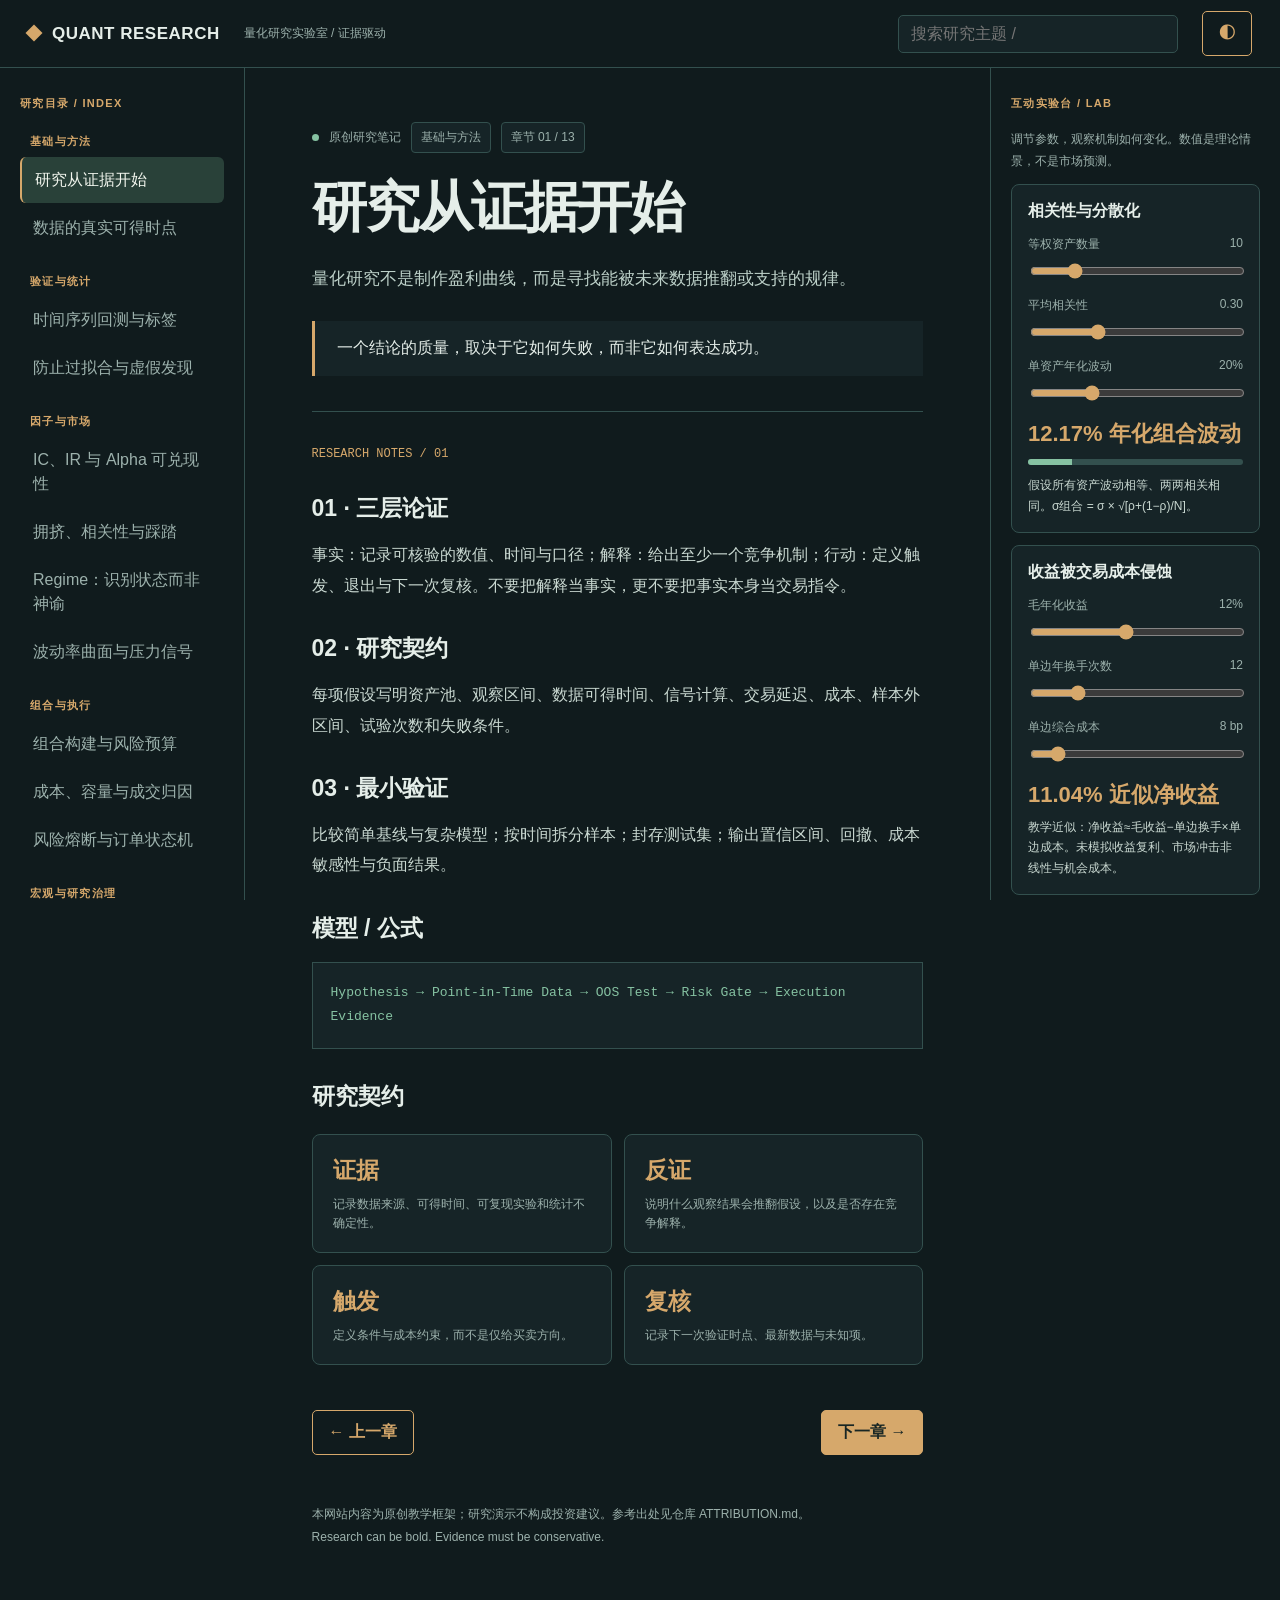
<file: lab/index.html>
<!doctype html>
<html lang="zh-CN"><head><meta charset="utf-8"><meta name="viewport" content="width=device-width,initial-scale=1"><meta name="theme-color" content="#101e20"><meta name="description" content="原创中文量化研究实验室：证据、回测、风险与可交互实验"><title>Quant Research · 量化研究实验室</title>
<style>
:root{color-scheme:dark;--bg:#101b1d;--pane:#162427;--pane2:#1c2e30;--text:#e5eee9;--dim:#9cb1ac;--line:#33504e;--accent:#d6a86b;--green:#86c2a2;--red:#f09a8b}*{box-sizing:border-box}html{scroll-behavior:smooth}body{margin:0;background:var(--bg);color:var(--text);font-family:Inter,"PingFang SC","Microsoft YaHei",sans-serif}button,input,select{font:inherit}button{cursor:pointer}button:focus-visible,input:focus-visible,a:focus-visible{outline:2px solid var(--accent);outline-offset:3px}a{color:var(--accent)}header{height:68px;display:flex;align-items:center;gap:24px;border-bottom:1px solid var(--line);padding:0 28px;background:var(--bg);position:sticky;top:0;z-index:10}.brand{font-size:17px;letter-spacing:.03em;font-weight:750;white-space:nowrap}.brand i{display:inline-block;width:12px;height:12px;transform:rotate(45deg);background:var(--accent);margin-right:12px}.sub{color:var(--dim);font-size:12px}.spacer{flex:1}.shell{display:grid;grid-template-columns:245px minmax(0,1fr) 290px;min-height:calc(100vh - 68px)}aside{padding:28px 20px;position:sticky;top:68px;height:calc(100vh - 68px);overflow:auto}.nav{border-right:1px solid var(--line)}.lab{border-left:1px solid var(--line)}.kicker{font-size:11px;color:var(--accent);letter-spacing:.12em;font-weight:700;margin:0 0 18px}.nav button{display:block;width:100%;text-align:left;background:transparent;color:var(--dim);border:0;border-radius:6px;padding:11px 13px;line-height:1.5;margin:2px 0}.nav button.active{background:#294139;color:#f2f6ee;border-left:2px solid var(--accent)}.nav button:hover{background:var(--pane2);color:var(--text)}main{padding:54px min(5.2vw,75px) 90px;max-width:1050px;width:100%;margin:auto}.status{display:flex;flex-wrap:wrap;gap:10px;align-items:center;font-size:12px;color:var(--dim)}.dot{height:7px;width:7px;background:var(--green);border-radius:50%;display:inline-block}h1{font-size:clamp(32px,4.3vw,61px);line-height:1.15;letter-spacing:-.035em;margin:23px 0}h2{font-size:23px;margin:32px 0 14px;line-height:1.35}h3{font-size:16px;margin:23px 0 12px}p{line-height:1.9;color:#c9d8d1}lead,.lead{display:block;font-size:17px;line-height:1.95;color:#bcd0c8}hr{border:0;border-top:1px solid var(--line);margin:35px 0}.quote{border-left:3px solid var(--accent);padding:13px 22px;background:var(--pane);color:var(--text);line-height:1.8;margin:26px 0}.chapter-code{font:12px ui-monospace,monospace;color:var(--accent)}.unit{font-size:12px;color:var(--dim);background:var(--pane);padding:6px 9px;border:1px solid var(--line);border-radius:4px}.formula{padding:18px;background:var(--pane);border:1px solid var(--line);overflow:auto;line-height:1.9;font-family:ui-monospace,monospace;font-size:13px;color:var(--green);margin:18px 0}.columns{display:grid;grid-template-columns:repeat(2,minmax(0,1fr));gap:12px;margin:22px 0}.tile{border:1px solid var(--line);background:var(--pane);padding:20px;border-radius:8px}.tile strong{display:block;font-size:23px;color:var(--accent);margin-bottom:8px}.tile span{font-size:12px;color:var(--dim)}.bullets{padding-left:20px;color:#c9d8d1;line-height:2}.lesson-footer{display:flex;justify-content:space-between;gap:12px;margin-top:45px}.primary,.outline{border:1px solid var(--accent);background:var(--accent);color:#182624;font-weight:700;border-radius:5px;padding:11px 16px}.outline{color:var(--accent);background:transparent}.primary:hover{filter:brightness(1.1)}.tool{border:1px solid var(--line);background:var(--pane);padding:16px;border-radius:8px;margin:12px 0}.tool label{font-size:12px;color:var(--dim);display:flex;justify-content:space-between;margin:14px 0 8px}.tool input[type=range]{width:100%;accent-color:var(--accent)}.tool output{color:var(--accent);font-size:22px;font-weight:700;display:block;margin:14px 0 7px}.tool p{font-size:12px;line-height:1.7;margin:0}.meter{height:6px;background:var(--line);border-radius:8px;overflow:hidden;margin:10px 0}.meter span{display:block;height:100%;background:var(--green);transition:width .2s}.tag{display:inline-block;padding:5px 8px;font-size:11px;border:1px solid var(--line);border-radius:4px;color:var(--dim);margin:3px}.sources{font-size:12px;color:var(--dim);line-height:1.9}.search{border:1px solid var(--line);background:var(--pane);color:var(--text);border-radius:5px;padding:9px 12px;width:min(280px,26vw)}.empty{font-size:12px;color:var(--dim);line-height:1.8}.search-results{display:none;position:fixed;top:60px;left:35%;right:35%;background:var(--pane);border:1px solid var(--line);z-index:20;max-height:55vh;overflow:auto;padding:10px}.search-results button{display:block;width:100%;padding:12px;color:var(--text);border:0;background:transparent;text-align:left}.search-results button:hover{background:var(--pane2)}.mobile-menu{display:none}footer{font-size:12px;color:var(--dim);margin-top:48px;line-height:1.9}body.light{color-scheme:light;--bg:#f5f5ef;--pane:#e9eee7;--pane2:#dce7dc;--text:#192b2b;--dim:#526a65;--line:#becdc6;--accent:#93632c;--green:#397351;--red:#af4a37}body.light p,body.light .bullets{color:#354941}body.light .lead{color:#3d5952}body.light .nav button.active{background:#dce5d8;color:#20372e}body.light .primary{color:white}
@media(max-width:1160px){.shell{grid-template-columns:220px minmax(0,1fr)}.lab{display:none}main{padding:42px 6vw}}@media(max-width:730px){header{padding:0 15px;gap:9px}.brand{font-size:14px}.sub.top-sub{display:none}.search{width:35vw;min-width:95px}.mobile-menu{display:inline-block;background:none;border:1px solid var(--line);color:var(--text);padding:8px}.shell{display:block}.nav{display:none;position:fixed;z-index:9;top:68px;bottom:0;background:var(--bg);width:270px;height:auto;box-shadow:10px 0 24px #0005}.nav.show{display:block}main{padding:36px 23px 70px}.columns{grid-template-columns:1fr}.search-results{left:10px;right:10px}}@media(prefers-reduced-motion:reduce){html{scroll-behavior:auto}*{transition:none!important}}
</style></head><body>
<header><button class="mobile-menu" id="menu" aria-label="打开章节目录">☰</button><div class="brand"><i></i>QUANT RESEARCH</div><span class="sub top-sub">量化研究实验室 / 证据驱动</span><div class="spacer"></div><input class="search" id="search" placeholder="搜索研究主题 /" aria-label="搜索章节"><button class="outline" id="theme" aria-label="切换明暗主题">◐</button></header>
<div id="search-results" class="search-results" role="listbox"></div><div class="shell"><aside class="nav" id="nav"><div class="kicker">研究目录 / INDEX</div><div id="nav-items"></div><hr><p class="empty">本网站不提供实时行情、交易信号或券商接入。数据示例仅供理解模型。</p></aside><main id="article" tabindex="-1"></main><aside class="lab"><div class="kicker">互动实验台 / LAB</div><p class="empty">调节参数，观察机制如何变化。数值是理论情景，不是市场预测。</p><section class="tool"><strong>相关性与分散化</strong><label for="n">等权资产数量 <span id="nl">10</span></label><input id="n" type="range" min="1" max="50" value="10"><label for="rho">平均相关性 <span id="rhol">0.30</span></label><input id="rho" type="range" min="0" max="100" value="30"><label for="sig">单资产年化波动 <span id="sigl">20%</span></label><input id="sig" type="range" min="5" max="60" value="20"><output id="vol">—</output><div class="meter"><span id="vbar"></span></div><p>假设所有资产波动相等、两两相关相同。σ组合 = σ × √[ρ+(1−ρ)/N]。</p></section><section class="tool"><strong>收益被交易成本侵蚀</strong><label for="gross">毛年化收益 <span id="gl">12%</span></label><input id="gross" type="range" min="-10" max="40" value="12"><label for="turn">单边年换手次数 <span id="tl">12</span></label><input id="turn" type="range" min="0" max="60" value="12"><label for="cost">单边综合成本 <span id="cl">8 bp</span></label><input id="cost" type="range" min="0" max="80" value="8"><output id="net">—</output><p>教学近似：净收益≈毛收益−单边换手×单边成本。未模拟收益复利、市场冲击非线性与机会成本。</p></section><section class="tool"><strong>风险熔断不变量</strong><label for="dd">当前回撤 <span id="ddl">10%</span></label><input id="dd" type="range" min="0" max="30" value="10"><div id="risk-result" class="formula" role="status"></div><p>回撤触发熔断后禁止新增风险，但应保留可验证的减仓通道；“允许减仓”并不等于自动已减仓。</p></section><hr><div class="kicker">研究状态</div><span class="tag">离线计算</span><span class="tag">未接真实行情</span><span class="tag">非投资建议</span></aside></div>
<script>
const lessons=[
{cat:"基础与方法",title:"研究从证据开始",summary:"量化研究不是制作盈利曲线，而是寻找能被未来数据推翻或支持的规律。",quote:"一个结论的质量，取决于它如何失败，而非它如何表达成功。",parts:[["三层论证","事实：记录可核验的数值、时间与口径；解释：给出至少一个竞争机制；行动：定义触发、退出与下一次复核。不要把解释当事实，更不要把事实本身当交易指令。"],["研究契约","每项假设写明资产池、观察区间、数据可得时间、信号计算、交易延迟、成本、样本外区间、试验次数和失败条件。"],["最小验证","比较简单基线与复杂模型；按时间拆分样本；封存测试集；输出置信区间、回撤、成本敏感性与负面结果。"]],formula:"Hypothesis → Point-in-Time Data → OOS Test → Risk Gate → Execution Evidence"},
{cat:"基础与方法",title:"数据的真实可得时点",summary:"拥有历史数据，不代表当年的投资者当时知道这些数据。",quote:"数据库里的历史，不一定是当时可交易者看到的历史。",parts:[["三种时间","区分事件发生时刻、公开发布时间和数据入库时刻。研究使用 as-of 查询，不得使用未来发布的修订值。"],["典型陷阱","退市股票被剔除会引入幸存者偏差；复权错误会制造跳变；财报按报告期而非发布日期对齐会引入未来信息。"],["工程标准","数据快照记录来源、版本、时区、发布时间、缺失机制、复权方法与校验摘要。"]],formula:"Available(t) = {x | published_at(x) ≤ decision_time(t)}"},
{cat:"验证与统计",title:"时间序列回测与标签",summary:"未来收益可以作为训练标签，但绝不能在尚未实现时进入决策信息集。",quote:"标签可以来自未来；特征不可以偷看未来。",parts:[["时间顺序","训练样本标签实现后才可用于模型拟合。未来五日收益作为标签合法，但不能在今天就知道它。"],["重叠窗口","标签重叠可能导致训练验证依赖；依据持有期与事件跨度设计 purge / embargo，并明确边界。"],["基准检验","统一交易延迟、价格可得性、停牌退市、成本、滑点和调仓频率，再比较基线策略。"]],formula:"Xₜ ∈ Information(t);  yₜ = Pₜ₊ₕ / Pₜ − 1"},
{cat:"验证与统计",title:"防止过拟合与虚假发现",summary:"参数试得越多，找到一条漂亮曲线越容易；因此试验记录是研究资产。",quote:"未经记录的失败试验，会污染看似独立的成功证据。",parts:[["多重试验","记录模型、参数、特征与筛选过程；在适用条件下使用 DSR、PBO 或其他多重检验方法，避免单看最高 Sharpe。"],["稳健性","检查邻域参数、子市场、牛熊区间、成交成本、延迟与容量扰动下的表现。"],["证据分级","探索性发现、确认性研究、模拟交易、实盘小额验证必须分开标记。"]],formula:"Best backtest ≠ Unbiased expected performance"},
{cat:"因子与市场",title:"IC、IR 与 Alpha 可兑现性",summary:"IC 衡量预测秩序或线性关联，不可直接机械换算为策略年化收益。",quote:"预测正确性只是 Alpha 的原材料，组合实现与成本决定它的价格。",parts:[["IC 定义","Pearson IC 与 Rank IC 不同，计算口径、预测周期和横截面构造必须明确。"],["基本定律边界","IR ≈ IC×√BR×TC 是在特定近似条件下的主动管理基本定律；BR 代表有效独立下注数，TC 是转化效率，不是机械时间次数。"],["实现层","主动风险预算、杠杆、换手、借券成本、交易冲击与因子拥挤共同影响净收益。"]],formula:"IR ≈ IC × √BR × TC  (approximation only)"},
{cat:"因子与市场",title:"拥挤、相关性与踩踏",summary:"风险不只来自同一观点，更来自同一退出通道和同步风险约束。",quote:"市场危险的时刻，常常是每个人都以为自己可以先离场。",parts:[["拥挤链","共同因子 → 同类持仓 → 相似杠杆/止损 → 同时卖出 → 流动性退化。"],["可观测量","平均成分股相关性、第一主成分解释率、HHI、资金流、融资代理、卖盘冲击、价差和回撤同步性。"],["组合含义","增加持仓个数不等于分散化；右侧实验台可以展示相关性趋近于1时，分散化收益为何消失。"]],formula:"σₚ² = Σwᵢ²σᵢ² + 2Σᵢ<ⱼ wᵢwⱼρᵢⱼσᵢσⱼ"},
{cat:"因子与市场",title:"Regime：识别状态而非神谕",summary:"趋势、拥挤、压力与估值应分开观察，固定波动阈值不能通吃全部市场。",quote:"平静不一定安全：高拥挤、低压力可能意味着脆弱的平静。",parts:[["状态向量","T 趋势质量；C 拥挤程度；S 市场压力；V 估值脆弱度。数据缺失应标记未知，而非填充伪精确评分。"],["状态识别","以资产自身历史分位、相近市场基准、滚动验证和概率校准代替跨资产固定阈值。"],["反证","状态切换有延迟、误报和交易成本；即使检测器正确率较高，也可能导致负收益。"]],formula:"State = (Trend, Crowding, Stress, Valuation)"},
{cat:"因子与市场",title:"波动率曲面与压力信号",summary:"隐含波动率是风险的市场价格，不能只靠一个 IV 数字预测涨跌。",quote:"价格没跌、保护却变贵，值得关注，但不是因果结论。",parts:[["四种维度","IV 历史分位、IV−RV、OTM Put Skew、期限结构；比较需要控制期限与 moneyness。"],["联合验证","现货广度恶化、短端波动定价升高、Put Skew 上升且拥挤未出清，才更支持风险转移假设。"],["替代解释","财报事件、分红、市场做市结构、单笔大额对冲都能改变曲面。"]],formula:"Put Skew = IV(OTM Put) − IV(ATM), matched tenor"},
{cat:"组合与执行",title:"组合构建与风险预算",summary:"组合风险取决于协方差、暴露、杠杆、流动性和极端状态下的共同下跌。",quote:"持仓数量是表象，真实分散要看风险来源。",parts:[["风险贡献","计算资产边际风险贡献和因子风险贡献，并检查压力情景下相关性上升。"],["估值不是时钟","PE 高可能提高脆弱性，但不自动意味着下周下跌；应与盈利修正、利率与现金流共同检验。"],["可执行约束","杠杆、集中度、行业限额、成交容量和流动性缺口必须进入组合优化，而非事后解释。"]],formula:"Portfolio Var = wᵀΣw"},
{cat:"组合与执行",title:"成本、容量与成交归因",summary:"回测理论收益只有在交易真实发生且成本可承受时才有意义。",quote:"策略输给市场是一种失败；策略输给自己的成交成本是另一种。",parts:[["成本结构","手续费、税费、点差、滑点、冲击与延迟成本应独立记录并避免双重计算。"],["容量压力","换手和订单占 ADV 比例升高时，市场冲击通常不是固定线性比例。"],["闭环","按预期价、订单价、成交价和到达时刻记录差异，利用 TCA 校准模拟器。右侧可试算成本侵蚀。"]],formula:"Net P&L = Gross P&L − Fees − Spread − Slippage − Impact"},
{cat:"组合与执行",title:"风险熔断与订单状态机",summary:"拒绝开仓不能误伤减仓；订单提交成功也绝不代表已经成交。",quote:"禁止增加风险，不等于禁止减少风险。",parts:[["风险不变量","回撤熔断可阻止风险增加动作，允许经过核验的减仓；必要时风控模块主动生成减仓指令。"],["状态机","指令至少区分 Created、Accepted、Partially Filled、Filled、Rejected、Cancelled、Unknown；外部请求超时属于未知结果，先对账再重试。"],["一致性","提交、成交回报、账户仓位需要按幂等键对账；每次变化必须可审计。"]],formula:"Circuit ON ⇒ reject risk-increasing; allow verified risk-reducing"},
{cat:"宏观与研究治理",title:"宏观状态与资产负债表",summary:"不能把不同国家的债务置换套进相同故事；必须识别负债、财政、货币与流动性的因果链。",quote:"叙事相似不等于制度、传导路径和市场冲击相同。",parts:[["状态维度","债务负担 B、财政 F、货币 M、信用 C、流动性 L、名义增长 N 分开测量。"],["跨境比较","美国财政部回购、TGA 和准备金变化的含义，与中国地方隐债置换的经济机制不同。"],["行动边界","先区分资产负债表调整、财政刺激与信用扩张，再讨论贴现率、盈利预期和风险溢价。"]],formula:"MacroState = (B, F, M, C, L, N)"},
{cat:"宏观与研究治理",title:"AI 研究代理与确定性执行",summary:"LLM 应增强研究，不应绕过风控直接决定资金安全。",quote:"LLM 处理不确定信息，Runtime 管理确定性状态和执行。",parts:[["任务分工","LLM 负责文献和财报分析、候选假设、反证与解释；统计模型负责估计；确定性执行程序负责风控准入、订单生命周期和对账。"],["研究记忆","保存假设、源证据、实验条件、失败记录和下一次检验，而不是只存最终研究结论。"],["上线门禁","从离线验证、模拟盘、影子模式、小额实盘到逐步扩容；每一级都有退出与停机标准。"]],formula:"Hypothesis → Evidence Gate → Shadow → Live-small → Reconcile"}
];
let current=0; const nav=document.getElementById('nav-items'),article=document.getElementById('article');let group='';
lessons.forEach((l,i)=>{if(l.cat!==group){group=l.cat;let d=document.createElement('div');d.className='kicker';d.style.margin='23px 10px 8px';d.textContent=group;nav.append(d)}const b=document.createElement('button');b.textContent=l.title;b.onclick=()=>show(i);b.dataset.i=i;nav.append(b)});
function show(i){current=i;const l=lessons[i];document.querySelectorAll('.nav button').forEach(b=>b.classList.toggle('active',Number(b.dataset.i)===i));article.innerHTML='<div class="status"><span class="dot"></span>原创研究笔记<span class="unit">'+l.cat+'</span><span class="unit">章节 '+String(i+1).padStart(2,'0')+' / '+lessons.length+'</span></div><h1>'+l.title+'</h1><div class="lead">'+l.summary+'</div><div class="quote">'+l.quote+'</div><hr><div class="chapter-code">RESEARCH NOTES / '+String(i+1).padStart(2,'0')+'</div>'+l.parts.map((p,j)=>'<section><h2>'+String(j+1).padStart(2,'0')+' · '+p[0]+'</h2><p>'+p[1]+'</p></section>').join('')+'<h2>模型 / 公式</h2><div class="formula">'+l.formula.replaceAll('<','&lt;')+'</div><h2>研究契约</h2><div class="columns"><div class="tile"><strong>证据</strong><span>记录数据来源、可得时间、可复现实验和统计不确定性。</span></div><div class="tile"><strong>反证</strong><span>说明什么观察结果会推翻假设，以及是否存在竞争解释。</span></div><div class="tile"><strong>触发</strong><span>定义条件与成本约束，而不是仅给买卖方向。</span></div><div class="tile"><strong>复核</strong><span>记录下一次验证时点、最新数据与未知项。</span></div></div><div class="lesson-footer"><button class="outline" id="prev" '+(i===0?'disabled':'')+'>← 上一章</button><button class="primary" id="next" '+(i===lessons.length-1?'disabled':'')+'>下一章 →</button></div><footer>本网站内容为原创教学框架；研究演示不构成投资建议。参考出处见仓库 ATTRIBUTION.md。<br>Research can be bold. Evidence must be conservative.</footer>';document.getElementById('prev').onclick=()=>show(Math.max(0,i-1));document.getElementById('next').onclick=()=>show(Math.min(lessons.length-1,i+1));document.getElementById('nav').classList.remove('show');history.replaceState(null,'','#'+(i+1));window.scrollTo({top:0,behavior:'instant'});}
const ids=['n','rho','sig','gross','turn','cost','dd'];ids.forEach(id=>document.getElementById(id).addEventListener('input',calc));
function calc(){const get=id=>+document.getElementById(id).value;const [n,rho,sig,gross,turn,cost,dd]=ids.map(get);document.getElementById('nl').textContent=n;document.getElementById('rhol').textContent=(rho/100).toFixed(2);document.getElementById('sigl').textContent=sig+'%';document.getElementById('gl').textContent=gross+'%';document.getElementById('tl').textContent=turn;document.getElementById('cl').textContent=cost+' bp';document.getElementById('ddl').textContent=dd+'%';const v=sig*Math.sqrt(rho/100+(1-rho/100)/n);document.getElementById('vol').textContent=v.toFixed(2)+'% 年化组合波动';document.getElementById('vbar').style.width=Math.min(100,v/60*100)+'%';document.getElementById('net').textContent=(gross-turn*cost/100).toFixed(2)+'% 近似净收益';document.getElementById('risk-result').innerHTML=dd>=15?'<span style="color:var(--red)">熔断已触发：禁止新增风险</span><br>已核验减仓：允许<br>自动减仓：需另行触发与确认':'未触发回撤熔断<br>交易仍需常规风险门禁';}calc();
document.getElementById('theme').onclick=()=>document.body.classList.toggle('light');document.getElementById('menu').onclick=()=>document.getElementById('nav').classList.toggle('show');
const search=document.getElementById('search'),results=document.getElementById('search-results');search.addEventListener('input',()=>{const q=search.value.trim();results.replaceChildren();if(!q){results.style.display='none';return;}const hits=lessons.map((l,i)=>({...l,i})).filter(l=>[l.title,l.summary,l.cat,...l.parts.flat()].join(' ').toLowerCase().includes(q.toLowerCase()));results.style.display='block';hits.forEach(l=>{const b=document.createElement('button');b.textContent=l.title;b.onclick=()=>{show(l.i);search.value='';results.style.display='none'};results.append(b)});if(!hits.length){const p=document.createElement('p');p.className='empty';p.textContent='暂无匹配主题';results.append(p)}});
document.addEventListener('keydown',e=>{if(e.key==='/'&&document.activeElement!==search){e.preventDefault();search.focus()}if(e.key==='Escape'){search.value='';results.style.display='none';search.blur()}});
show(Math.max(0,Math.min(lessons.length-1,(Number(location.hash.slice(1))||1)-1)));
</script></body></html>
</file>
